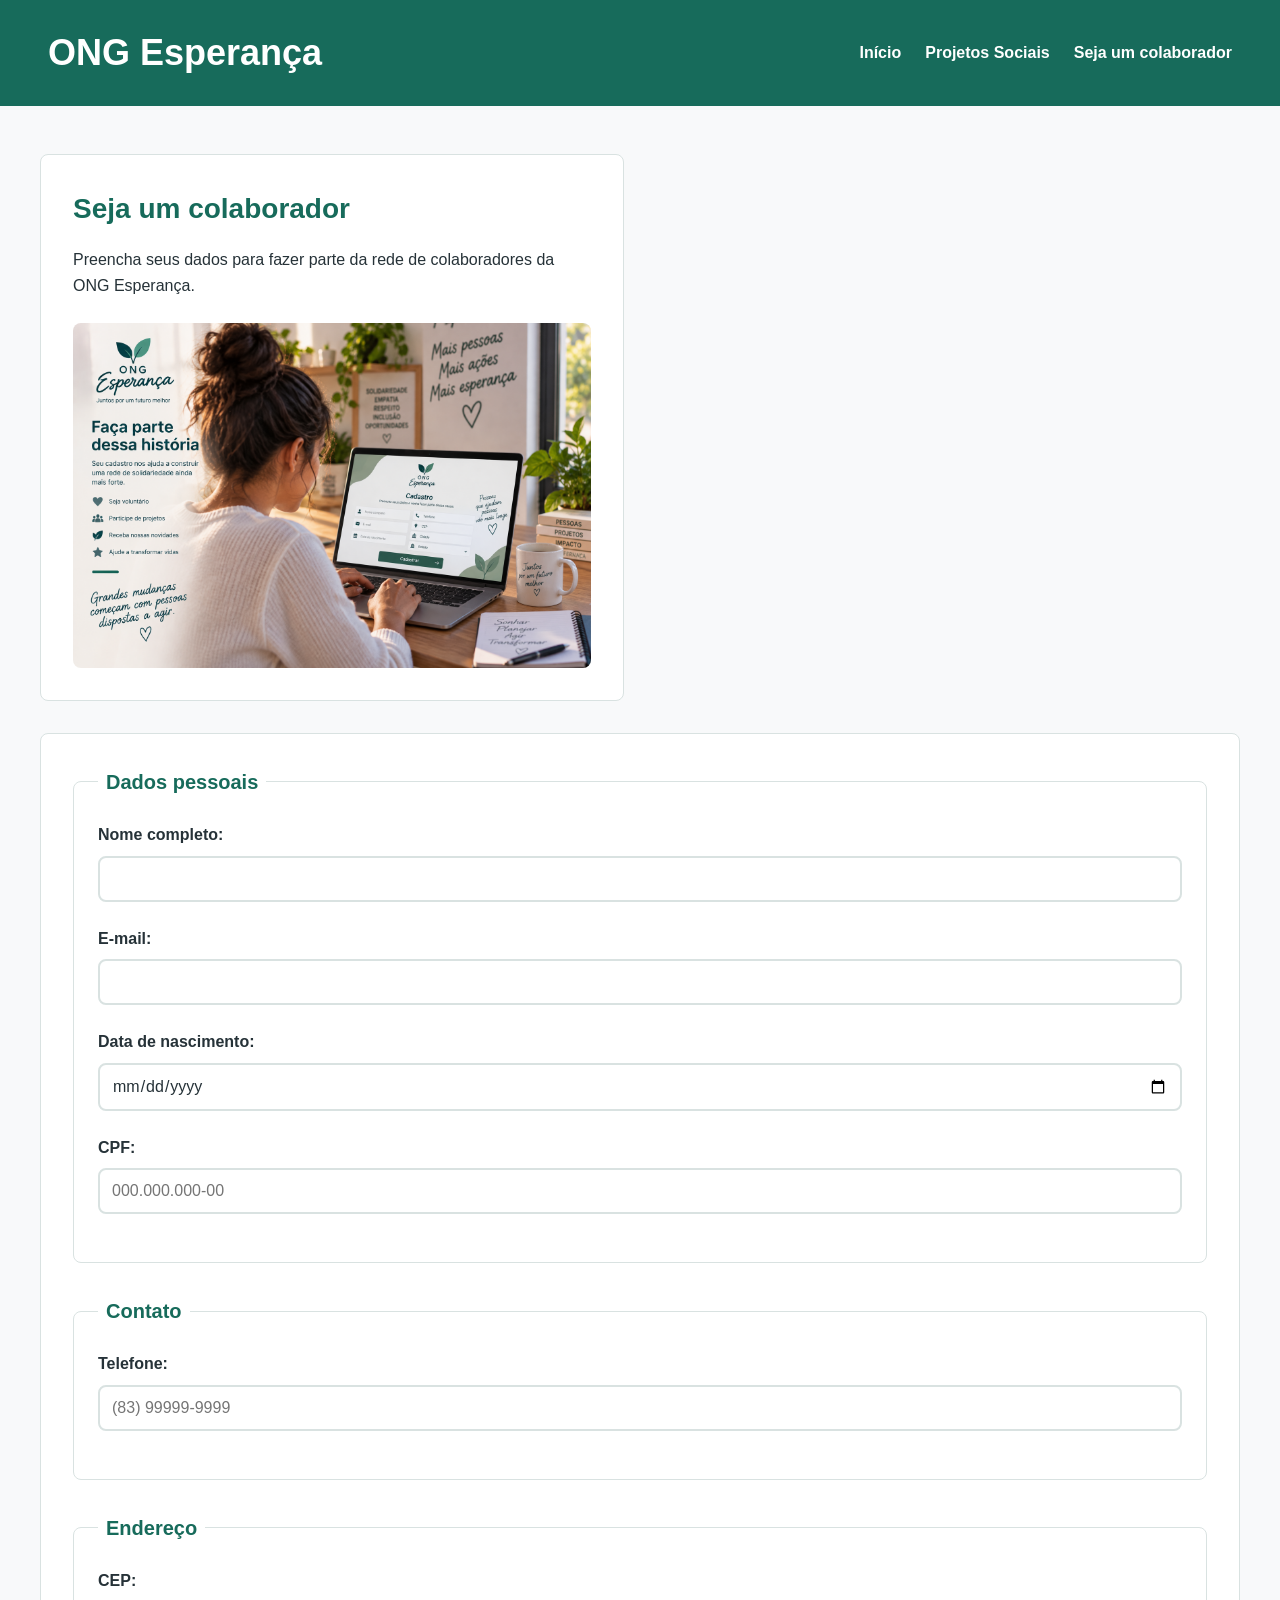
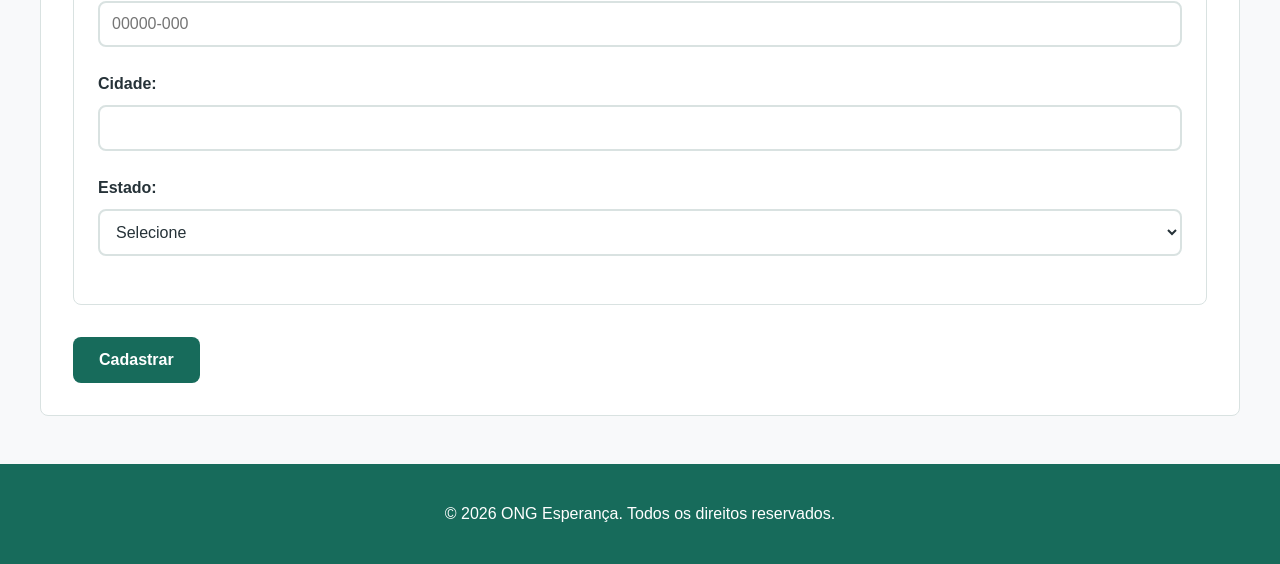
<file: cadastro.html>
<!doctype html>
<html lang="pt-BR">
  <head>
    <meta charset="UTF-8" />
    <meta name="viewport" content="width=device-width, initial-scale=1.0" />
    <link rel="stylesheet" href="style.css" />
    <title>ONG Esperança - Cadastro</title>
  </head>

  <body>
    <header>
      <h1>ONG Esperança</h1>

      <nav aria-label="Navegação principal">
        <a href="index.html">Início</a>
        <a href="projeto.html">Projetos Sociais</a>
        <a href="cadastro.html">Seja um colaborador</a>
      </nav>
    </header>

    <main>
      <section>
        <h2>Seja um colaborador</h2>

        <p>
          Preencha seus dados para fazer parte da rede de colaboradores da ONG
          Esperança.
        </p>

        <img
          src="assets/ChatGPT Image 24 de set. de 2026, 21_01_42.png"
          alt="Pessoa realizando cadastro para participar de uma ONG"
        />
      </section>

      <form action="#" method="post">
        <fieldset>
          <legend>Dados pessoais</legend>

          <p>
            <label for="nome">Nome completo:</label>
            <input
              type="text"
              id="nome"
              name="nome"
              required
              minlength="3"
              maxlength="100"
              autocomplete="name"
            />
          </p>

          <p>
            <label for="email">E-mail:</label>
            <input
              type="email"
              id="email"
              name="email"
              required
              autocomplete="email"
            />
          </p>

          <p>
            <label for="nascimento">Data de nascimento:</label>
            <input type="date" id="nascimento" name="nascimento" required />
          </p>

          <p>
            <label for="cpf">CPF:</label>
            <input
              type="text"
              id="cpf"
              name="cpf"
              required
              pattern="^\d{3}\.\d{3}\.\d{3}-\d{2}$"
              maxlength="14"
              placeholder="000.000.000-00"
              title="Digite o CPF no formato 000.000.000-00"
            />
          </p>
        </fieldset>

        <fieldset>
          <legend>Contato</legend>

          <p>
            <label for="telefone">Telefone:</label>
            <input
              type="tel"
              id="telefone"
              name="telefone"
              required
              pattern="^\(\d{2}\) \d{5}-\d{4}$"
              maxlength="15"
              placeholder="(83) 99999-9999"
              title="Digite o telefone no formato (83) 99999-9999"
              autocomplete="tel"
            />
          </p>
        </fieldset>

        <fieldset>
          <legend>Endereço</legend>

          <p>
            <label for="cep">CEP:</label>
            <input
              type="text"
              id="cep"
              name="cep"
              required
              pattern="^\d{5}-\d{3}$"
              maxlength="9"
              placeholder="00000-000"
              title="Digite o CEP no formato 00000-000"
              autocomplete="postal-code"
            />
          </p>

          <p>
            <label for="cidade">Cidade:</label>
            <input
              type="text"
              id="cidade"
              name="cidade"
              required
              maxlength="60"
              autocomplete="address-level2"
            />
          </p>

          <p>
            <label for="estado">Estado:</label>
            <select id="estado" name="estado" required>
              <option value="">Selecione</option>
              <option value="PB">Paraíba</option>
              <option value="PE">Pernambuco</option>
              <option value="RN">Rio Grande do Norte</option>
              <option value="CE">Ceará</option>
              <option value="AL">Alagoas</option>
              <option value="BA">Bahia</option>
            </select>
          </p>
        </fieldset>

        <button type="submit">Cadastrar</button>
      </form>
    </main>

    <footer>
      <p>&copy; 2026 ONG Esperança. Todos os direitos reservados.</p>
    </footer>
  </body>
</html>
</file>
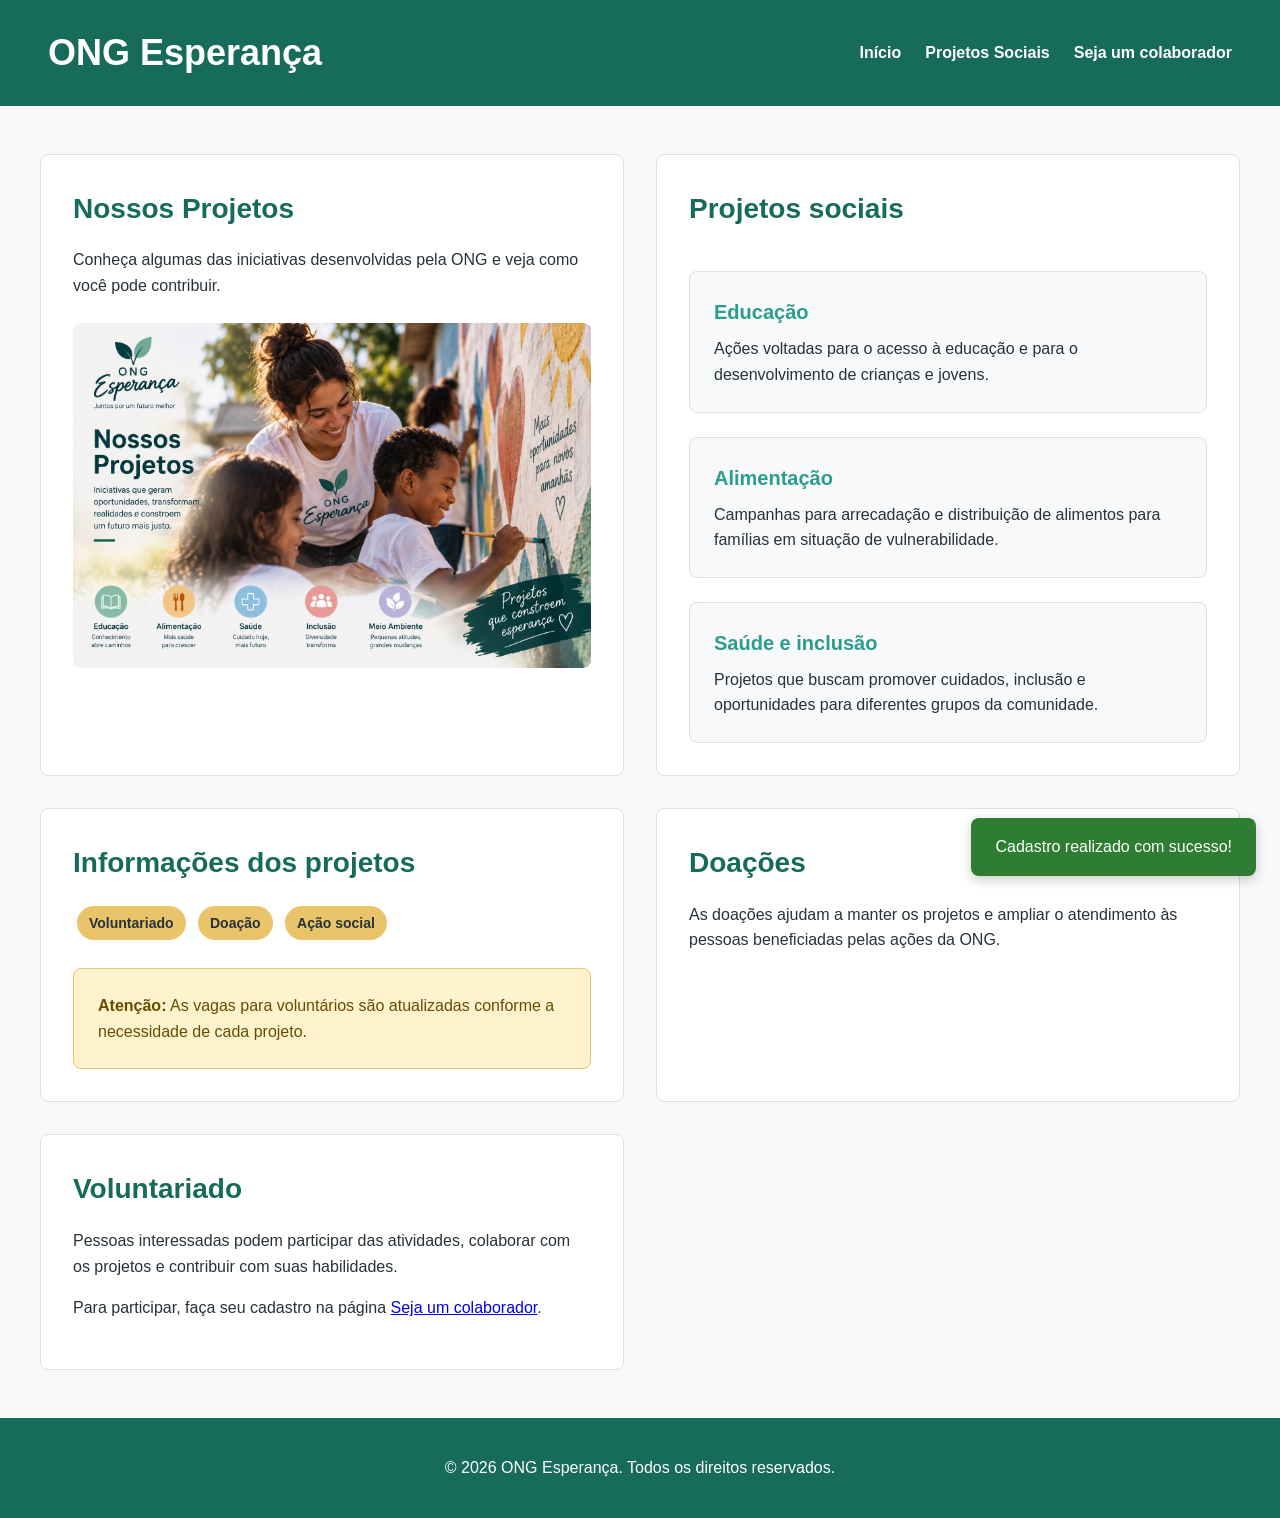
<file: projeto.html>
<!doctype html>
<html lang="pt-BR">
  <head>
    <meta charset="UTF-8" />
    <meta name="viewport" content="width=device-width, initial-scale=1.0" />
    <link rel="stylesheet" href="style.css" />
    <title>ONG Esperança - Projetos Sociais</title>
  </head>

  <body>
    <header>
      <h1>ONG Esperança</h1>

      <nav aria-label="Navegação principal">
        <a href="index.html">Início</a>
        <a href="projeto.html">Projetos Sociais</a>
        <a href="cadastro.html">Seja um colaborador</a>
      </nav>
    </header>

    <main>
      <section>
        <h2>Nossos Projetos</h2>

        <p>
          Conheça algumas das iniciativas desenvolvidas pela ONG e veja como
          você pode contribuir.
        </p>

        <img
          src="assets/ChatGPT Image 24 de set. de 2026, 21_01_48.png"
          alt="Voluntários e crianças participando de um projeto social"
        />
      </section>

      <section>
        <h2>Projetos sociais</h2>

        <article>
          <h3>Educação</h3>
          <p>
            Ações voltadas para o acesso à educação e para o desenvolvimento de
            crianças e jovens.
          </p>
        </article>

        <article>
          <h3>Alimentação</h3>
          <p>
            Campanhas para arrecadação e distribuição de alimentos para famílias
            em situação de vulnerabilidade.
          </p>
        </article>

        <article>
          <h3>Saúde e inclusão</h3>
          <p>
            Projetos que buscam promover cuidados, inclusão e oportunidades para
            diferentes grupos da comunidade.
          </p>
        </article>
      </section>

      <section>
        <h2>Informações dos projetos</h2>

        <div>
          <span class="badge">Voluntariado</span>
          <span class="badge">Doação</span>
          <span class="badge">Ação social</span>
        </div>

        <div class="alert" role="alert">
          <strong>Atenção:</strong>
          As vagas para voluntários são atualizadas conforme a necessidade de
          cada projeto.
        </div>

        <div class="toast" role="status">Cadastro realizado com sucesso!</div>
      </section>

      <section>
        <h2>Doações</h2>

        <p>
          As doações ajudam a manter os projetos e ampliar o atendimento às
          pessoas beneficiadas pelas ações da ONG.
        </p>
      </section>

      <section>
        <h2>Voluntariado</h2>

        <p>
          Pessoas interessadas podem participar das atividades, colaborar com os
          projetos e contribuir com suas habilidades.
        </p>

        <p>
          Para participar, faça seu cadastro na página
          <a href="cadastro.html">Seja um colaborador</a>.
        </p>
      </section>
    </main>

    <footer>
      <p>&copy; 2026 ONG Esperança. Todos os direitos reservados.</p>
    </footer>
  </body>
</html>
</file>
<file: style.css>
/* ========================================
   DESIGN SYSTEM
   ======================================== */

:root {
  /* Cores principais */
  --cor-primaria: #176b5b;
  --cor-secundaria: #2a9d8f;

  /* Cores de destaque */
  --cor-destaque: #f4a261;
  --cor-acento: #e9c46a;

  /* Cores neutras */
  --cor-fundo: #f8f9fa;
  --cor-superficie: #ffffff;
  --cor-texto: #263238;
  --cor-texto-secundario: #546e7a;
  --cor-borda: #d9e2e1;

  /* Estados */
  --cor-sucesso: #2e7d32;
  --cor-erro: #c62828;

  /* Tipografia */
  --fonte-pequena: 14px;
  --fonte-base: 16px;
  --fonte-h3: 20px;
  --fonte-h2: 28px;
  --fonte-h1: 36px;

  /* Espaçamentos */
  --espaco-1: 4px;
  --espaco-2: 8px;
  --espaco-3: 16px;
  --espaco-4: 24px;
  --espaco-5: 32px;
  --espaco-6: 48px;
  --espaco-7: 64px;

  --raio: 8px;
  --transicao: 0.3s ease;
}

/* ========================================
   RESET
   ======================================== */

* {
  box-sizing: border-box;
  margin: 0;
  padding: 0;
}

html {
  scroll-behavior: smooth;
}

body {
  font-family: Arial, sans-serif;
  background-color: var(--cor-fundo);
  color: var(--cor-texto);
  font-size: var(--fonte-base);
  line-height: 1.6;
}

/* ========================================
   HEADER
   ======================================== */

header {
  background-color: var(--cor-primaria);
  color: var(--cor-superficie);
  padding: var(--espaco-4) var(--espaco-6);

  display: flex;
  align-items: center;
  justify-content: space-between;
  gap: var(--espaco-4);
}

header h1 {
  font-size: var(--fonte-h1);
}

/* ========================================
   NAVEGAÇÃO
   ======================================== */

nav {
  display: flex;
  align-items: center;
  justify-content: flex-end;
  gap: var(--espaco-4);
  flex-wrap: wrap;
}

nav a {
  color: var(--cor-superficie);
  text-decoration: none;
  font-weight: 600;

  transition:
    color var(--transicao),
    opacity var(--transicao);
}

nav a:hover {
  color: var(--cor-acento);
}

nav a:focus {
  outline: 3px solid var(--cor-acento);
  outline-offset: 3px;
}

nav a:active {
  opacity: 0.7;
}

nav a[aria-current="page"] {
  color: var(--cor-acento);
}

/* ========================================
   MAIN
   GRID DE 12 COLUNAS
   ======================================== */

main {
  width: min(1200px, 90%);
  margin: 0 auto;
  padding: var(--espaco-6) 0;

  display: grid;
  grid-template-columns: repeat(12, 1fr);
  gap: var(--espaco-5);
}

main > section,
main > form {
  grid-column: span 12;
}

/* ========================================
   SEÇÕES
   ======================================== */

section {
  background-color: var(--cor-superficie);
  border: 1px solid var(--cor-borda);
  border-radius: var(--raio);
  padding: var(--espaco-5);
}

section h2 {
  color: var(--cor-primaria);
  font-size: var(--fonte-h2);
  margin-bottom: var(--espaco-3);
}

section h3 {
  color: var(--cor-secundaria);
  font-size: var(--fonte-h3);
  margin-bottom: var(--espaco-2);
}

section p {
  margin-bottom: var(--espaco-3);
}

/* ========================================
   IMAGENS
   ======================================== */

section img {
  display: block;
  width: 100%;
  max-width: 800px;
  height: auto;
  margin: var(--espaco-4) auto 0;
  border-radius: var(--raio);
}

/* ========================================
   PROJETOS
   FLEXBOX NOS ARTIGOS
   ======================================== */

section:has(article) {
  display: flex;
  flex-wrap: wrap;
  gap: var(--espaco-4);
}

section:has(article) h2 {
  width: 100%;
}

article {
  flex: 1 1 250px;

  background-color: var(--cor-fundo);
  border: 1px solid var(--cor-borda);
  border-radius: var(--raio);
  padding: var(--espaco-4);
}

article p {
  margin-bottom: 0;
}

/* ========================================
   FORMULÁRIO
   ======================================== */

form {
  background-color: var(--cor-superficie);
  border: 1px solid var(--cor-borda);
  border-radius: var(--raio);
  padding: var(--espaco-5);
}

fieldset {
  border: 1px solid var(--cor-borda);
  border-radius: var(--raio);
  padding: var(--espaco-4);
  margin-bottom: var(--espaco-5);
}

legend {
  color: var(--cor-primaria);
  font-size: var(--fonte-h3);
  font-weight: bold;
  padding: 0 var(--espaco-2);
}

form p {
  display: flex;
  flex-direction: column;
  gap: var(--espaco-2);
  margin-bottom: var(--espaco-4);
}

label {
  font-weight: 600;
}

input,
select {
  width: 100%;
  padding: 12px;

  font-family: inherit;
  font-size: var(--fonte-base);
  color: var(--cor-texto);

  background-color: var(--cor-superficie);
  border: 2px solid var(--cor-borda);
  border-radius: var(--raio);

  transition:
    border-color var(--transicao),
    box-shadow var(--transicao);
}

/* ========================================
   ESTADOS DOS CAMPOS
   ======================================== */

/* Estado de foco */
input:focus,
select:focus {
  outline: none;

  border-color: var(--cor-secundaria);

  box-shadow: 0 0 0 3px rgba(42, 157, 143, 0.2);
}

/* ========================================
   VALIDAÇÃO CONTROLADA PELO JAVASCRIPT
   ======================================== */

/* Campo com erro */
input.campo-erro,
select.campo-erro {
  border-color: var(--cor-erro) !important;
}

/* Campo válido */
input.campo-sucesso,
select.campo-sucesso {
  border-color: var(--cor-sucesso) !important;
}

/* ========================================
   BOTÃO
   ======================================== */

button {
  border: 2px solid transparent;
  border-radius: var(--raio);

  padding: 12px 24px;

  background-color: var(--cor-primaria);
  color: var(--cor-superficie);

  font-family: inherit;
  font-size: var(--fonte-base);
  font-weight: bold;

  cursor: pointer;

  transition:
    background-color var(--transicao),
    border-color var(--transicao),
    opacity var(--transicao),
    transform var(--transicao);
}

button:hover {
  background-color: var(--cor-secundaria);
}

button:focus {
  outline: 3px solid var(--cor-acento);
  outline-offset: 2px;
}

button:active {
  transform: scale(0.98);
}

button:disabled {
  opacity: 0.5;
  cursor: not-allowed;
}

/* ========================================
   BADGES
   ======================================== */

.badge {
  display: inline-block;

  padding: 6px 12px;
  margin: var(--espaco-1);

  background-color: var(--cor-acento);
  color: var(--cor-texto);

  border-radius: 20px;

  font-size: var(--fonte-pequena);
  font-weight: bold;
}

/* ========================================
   ALERTA
   ======================================== */

.alert {
  margin-top: var(--espaco-4);
  padding: var(--espaco-4);

  background-color: #fff3cd;
  color: #664d03;

  border: 1px solid var(--cor-acento);
  border-radius: var(--raio);
}

/* ========================================
   TOAST
   ======================================== */

.toast {
  position: fixed;

  right: var(--espaco-4);
  bottom: var(--espaco-4);

  padding: var(--espaco-3) var(--espaco-4);

  background-color: var(--cor-sucesso);
  color: var(--cor-superficie);

  border-radius: var(--raio);

  box-shadow: 0 4px 12px rgba(0, 0, 0, 0.2);

  z-index: 1000;
}

.toast[hidden] {
  display: none;
}

/* ========================================
   FOOTER
   ======================================== */

footer {
  min-height: 100px;

  display: flex;
  justify-content: center;
  align-items: center;

  padding: var(--espaco-5);

  background-color: var(--cor-primaria);
  color: var(--cor-superficie);

  text-align: center;
}

/* ========================================
   BREAKPOINT 1 - 320px
   ======================================== */

@media (min-width: 320px) {
  main {
    width: 94%;
  }
}

/* ========================================
   BREAKPOINT 2 - 576px
   ======================================== */

@media (min-width: 576px) {
  main {
    width: 92%;
  }
}

/* ========================================
   BREAKPOINT 3 - 768px
   ======================================== */

@media (min-width: 768px) {
  main {
    width: 90%;
  }

  article {
    flex: 1 1 250px;
  }
}

/* ========================================
   BREAKPOINT 4 - 992px
   ======================================== */

@media (min-width: 992px) {
  main > section {
    grid-column: span 6;
  }

  main > form {
    grid-column: span 12;
  }
}

/* ========================================
   BREAKPOINT 5 - 1200px
   ======================================== */

@media (min-width: 1200px) {
  main {
    width: 1200px;
  }
}

/* ========================================
   TELAS MENORES
   ======================================== */

@media (max-width: 768px) {
  header {
    flex-direction: column;
    align-items: flex-start;
    padding: var(--espaco-4);
  }

  header h1 {
    font-size: 28px;
  }

  nav {
    width: 100%;
    justify-content: flex-start;
    gap: var(--espaco-3);
  }

  main {
    display: block;
    width: 94%;
  }

  main > section,
  main > form {
    margin-bottom: var(--espaco-4);
  }

  section:has(article) {
    flex-direction: column;
  }

  article {
    width: 100%;
  }

  .toast {
    left: var(--espaco-4);
    right: var(--espaco-4);
    text-align: center;
  }
}
</file>
